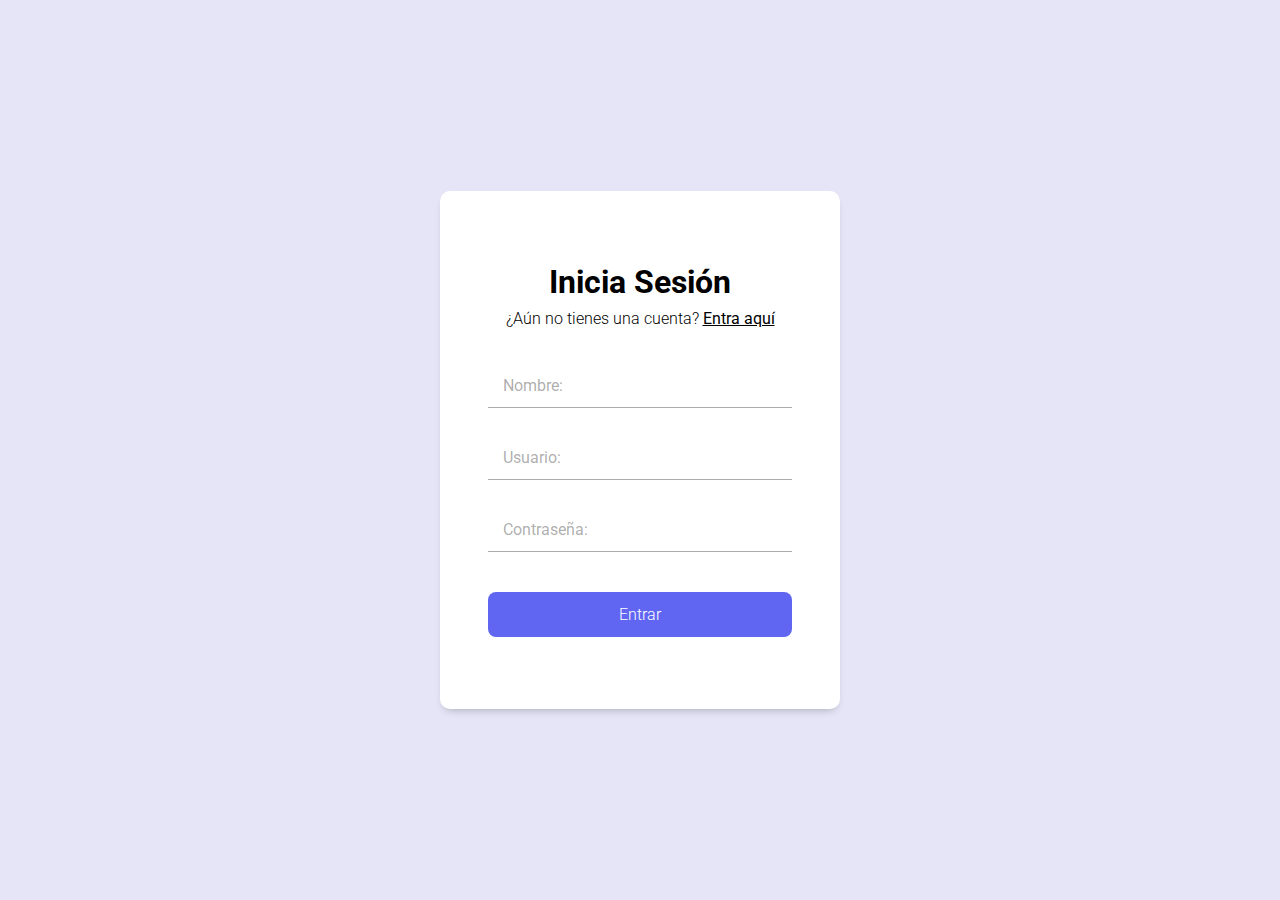
<file: pages/formulario.html>
<!DOCTYPE html>
<html lang="es">

<head>
    <meta charset="UTF-8">
    <meta http-equiv="X-UA-Compatible" content="IE=edge">
    <meta name="viewport" content="width=device-width, initial-scale=1.0">
    <link rel="stylesheet" href="../css/formulario.css">
    <title>FORMULARIO ANIMADO CSS</title>
</head>

<body>

    <form class="form">
        <h2 class="form__title">Inicia Sesión</h2>
        <p class="form__paragraph">¿Aún no tienes una cuenta? <a href="#" class="form__link">Entra aquí</a></p>

        <div class="form__container">
            <div class="form__group">
                <input type="text" id="name" class="form__input" placeholder=" ">
                <label for="name" class="form__label">Nombre:</label>
                <span class="form__line"></span>
            </div>
            <div class="form__group">
                <input type="text" id="user" class="form__input" placeholder=" ">
                <label for="user" class="form__label">Usuario:</label>
                <span class="form__line"></span>
            </div>
            <div class="form__group">
                <input type="text" id="password" class="form__input" placeholder=" ">
                <label for="password" class="form__label">Contraseña:</label>
                <span class="form__line"></span>
            </div>

            <input type="submit" class="form__submit" value="Entrar">
        </div>
    </form>

</body>

</html>
</file>
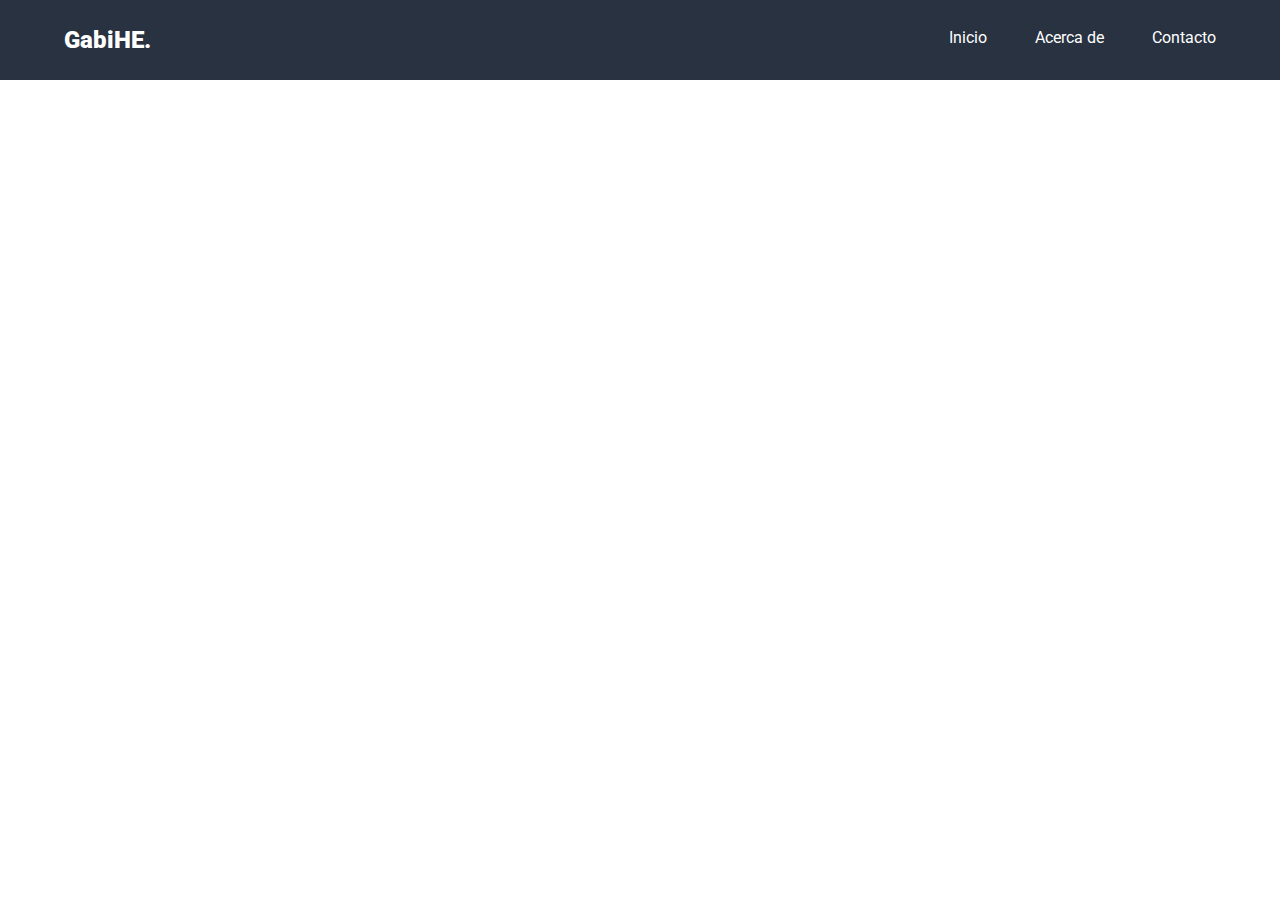
<file: pages/menu-animado.html>
<!DOCTYPE html>
<html lang="es">

<head>
    <meta charset="UTF-8">
    <meta http-equiv="X-UA-Compatible" content="IE=edge">
    <meta name="viewport" content="width=device-width, initial-scale=1.0">
    <link rel="stylesheet" href="../css/menu-animado.css">
    <title>Menú animado CSS</title>
</head>

<body>

    <nav class="nav">
        <div class="nav__container">

            <h1 class="nav__logo">GabiHE.</h1>

            <!-- icono de menu inicio -->
            <label for="menu" class="nav__label">
                <img src="../assets/menu.svg" alt="Icono de menu" class="nav__img">
            </label>
            <input type="checkbox" id="menu" class="nav__input">
            <!-- icono de menu fin -->
            <!-- EXPLICACION: cuando activemos o toquemos el icono el estado checked(es una pseudoclase) se activara, y a partir de eso cambiaremos los estilos del menu -->

            <div class="nav__menu">
                <a href="#" class="nav__item">Inicio</a>
                <a href="#" class="nav__item">Acerca de</a>
                <a href="#" class="nav__item">Contacto</a>
            </div>
        </div>
    </nav>

</body>

</html>
</file>
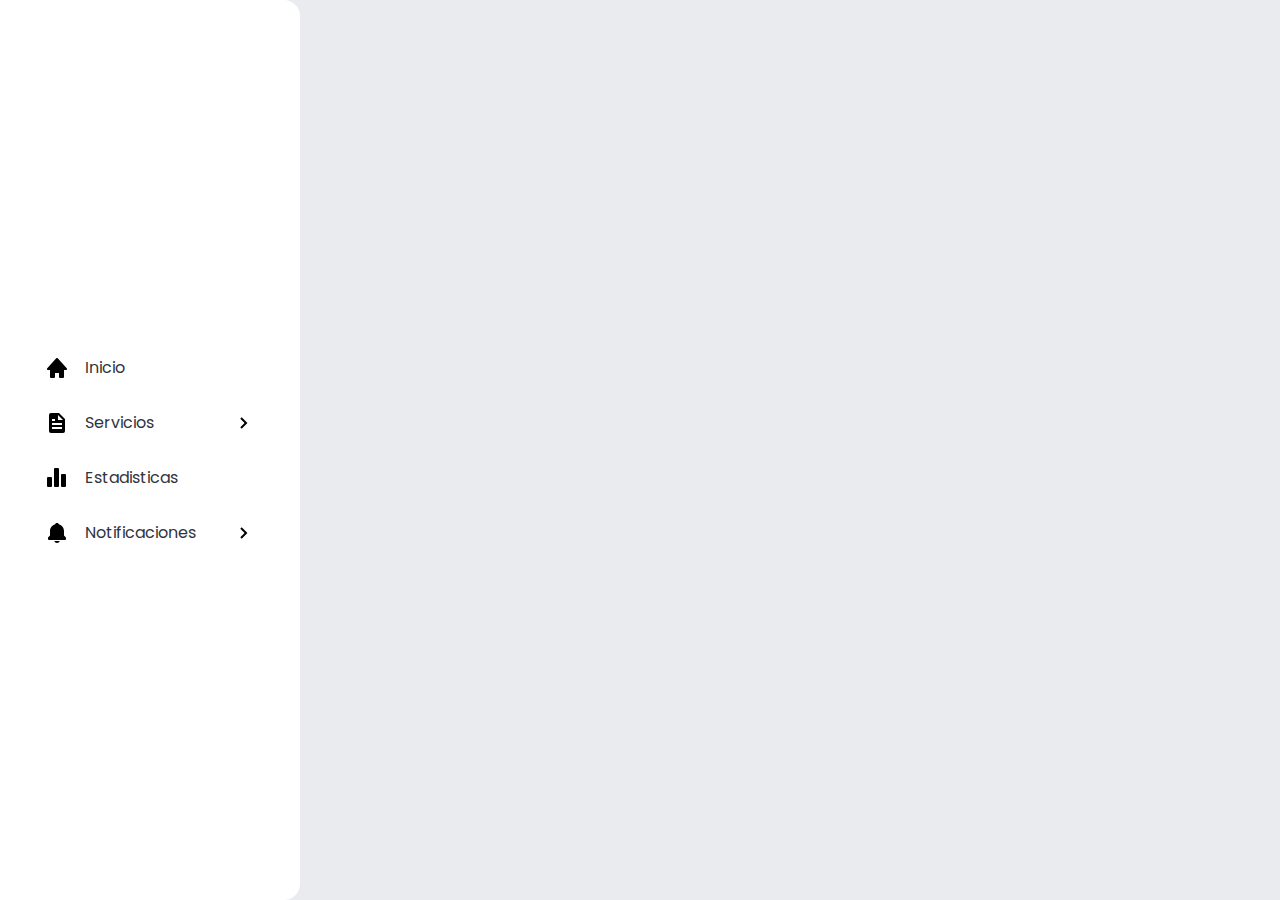
<file: pages/menu.html>
<!DOCTYPE html>
<html lang="es">
<head>
    <meta charset="UTF-8">
    <meta http-equiv="X-UA-Compatible" content="IE=edge">
    <meta name="viewport" content="width=device-width, initial-scale=1.0">
    <link rel="stylesheet" type="text/css" href="../css/menu.css">
    <title>MENU DESPLEGABLE CSS</title>
</head>
<body>
    <nav class="nav">
        <ul class="list">

            <li class="list__item">
                <div class="list__button">
                    <img src="../assets/home.svg" class="list__img" alt="botón de menu">
                    <a href="#" class="nav__link">Inicio</a>
                </div>
            </li>

            <li class="list__item list__item--click">
                <div class="list__button list__button--click"> <!-- aquí hay otro list__button, porque en este caso habra un submenu que se despliegue -->
                    <img src="../assets/docs.svg" class="list__img" alt="boton documentos">
                    <a href="#" class="nav__link">Servicios</a>
                    <img src="../assets/arrow.svg" class="list__arrow" alt="botón flecha"> <!-- la flecha se usa para que todos los elementos que la tengan, tendran dentro un menu, esto hara que el menu tenga submenus-->
                </div>

                <ul class="list__show">
                    <li class="list__inside">
                        <a href="#" class="nav__link nav__link--inside">Estoy dentro</a>
                    </li>
                    <li class="list__inside">
                        <a href="#" class="nav__link nav__link--inside">Estoy dentro</a>
                    </li>
                    <li class="list__inside">
                        <a href="#" class="nav__link nav__link--inside">Estoy dentro</a>
                    </li>
                </ul>
            </li>
            
            <li class="list__item">
                <div class="list__button">
                    <img src="../assets/stats.svg" class="list__img" alt="botón de Estadisticas">
                    <a href="#" class="nav__link">Estadisticas</a>
                </div>
            </li>

            <li class="list__item list__item--click">
                <div class="list__button list__button--click">
                    <img src="../assets/bell.svg" class="list__img" alt="boton documentos">
                    <a href="#" class="nav__link">Notificaciones</a>
                    <img src="../assets/arrow.svg" class="list__arrow" alt="botón flecha">
                </div>

                <ul class="list__show">
                    <li class="list__inside">
                        <a href="#" class="nav__link nav__link--inside">Estoy dentro</a>
                    </li>
                    <li class="list__inside">
                        <a href="#" class="nav__link nav__link--inside">Estoy dentro</a>
                    </li>
                    <li class="list__inside">
                        <a href="#" class="nav__link nav__link--inside">Estoy dentro</a>
                    </li>

                    <li class="list__item">
                        <div class="list__button">
                            <img src="../assets/message.svg" class="list__img" alt="botón de Estadisticas">
                            <a href="#" class="nav__link">Contacto</a>
                        </div>
                    </li>

                </ul>
            </li>
            


            
            
        </ul>
    </nav>



    <script src="../scripts/menu.js"></script>
</body>
</html>
</file>
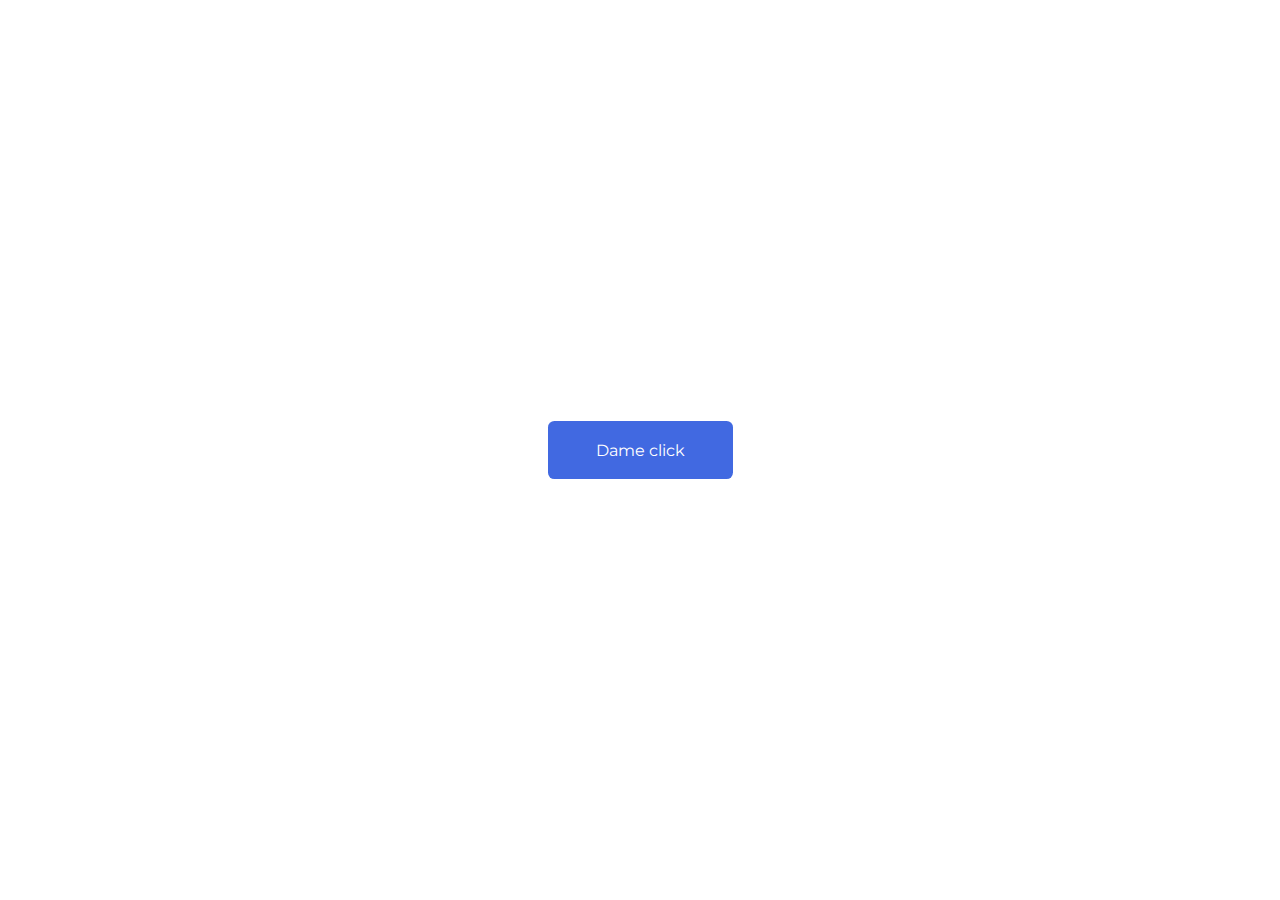
<file: pages/modal.html>
<!DOCTYPE html>
<html lang="es">
<head>
    <meta charset="UTF-8">
    <meta http-equiv="X-UA-Compatible" content="IE=edge">
    <meta name="viewport" content="width=device-width, initial-scale=1.0">
    <title>Modal CSS</title>
    <link rel="stylesheet" href="../css/modal.css">
</head>
<body>
    
    <header id="header" class="header"> <!-- creamos la etiqueta header para definir la parte principal de nuestra página -->
        <a href="#modal" class="cta">Dame click</a> <!-- cuando alguien de click a este elemento quiero que referencia al elemento con el id modal -->
    </header>

    <section id="modal" class="modal">
        <div class="modal__container"> <!-- moldal__container sera el contenedor de todo el contenido modal, valga la redundancia -->
            <figure class="modal__picture"> <!-- dentro de la etiqueta figure ira una imagen -->
                <img src="../img/ilustration2.svg" class="modal__img" alt="Ilustración"> <!-- aquí ira una ilustración -->
            </figure>

            <h2 class="modal__title">¡Good Job!
                <span class="modal__title modal__title--bold">Gabi</span> <!-- esto es para que se vea en negrita -->
            </h2>

            <p class="modal__paragraph">Lorem ipsum dolor sit amet consectetur adipisicing elit. Nisi, nesciunt! Iure sequi odit natus nihil alias voluptatum numquam nemo totam!</p> <!-- parrafo de modal -->

            <a href="#header" class="modal__close">Estoy de acuerdo</a> <!-- este elemento cerrará el modal, asi que vamo a referenciar este elemento con el id #header -->
        </div>
    </section>

</body>
</html>
</file>
<file: css/formulario.css>
@import url('https://fonts.googleapis.com/css2?family=Roboto:wght@300;400;700&display=swap');

* {
    margin: 0;
    padding: 0;
    box-sizing: border-box;
}

body {
    font-family: 'Roboto', sans-serif;
    background-color: #e5e5f7;
    background-image: radial-gradient(#009975 0.5px, transparent 0.5px), radial-gradient(#009975 0.5px, #e5e5f7 0.5px);
    background-size: 20px 20px;
    background-position: 0 0, 10px 10px;
    display: flex;
    min-height: 100vh;
}

.form {
    background-color: #fff;
    margin: auto; /* Esto centra vertical y horizontalmente al formulario gracias a FLEXBOX(display:flex) */
    width: 90%;
    max-width: 400px; /* Esto hara que ocupe el 90%, pero que este 90% no sea mayor a 400px */
    padding: 4.5em 3em;
    border-radius: 10px;
    box-shadow: 0 5px 10px -5px rgb(0 0 0 / 30%); /* Esta es una nueva manera de agregar colores en css, sin comas y para agregar una transparencia se pone una "/" y el porcentaje de tranparencia */
    text-align: center; /* esto es para centrar a todos los elemento del formulario */
    
}

.form__title {
    font-size: 2rem;
    margin-bottom: .5rem;
}

.form__paragraph {
    font-weight: 300;
}

.form__link {
    font-weight: 400;
    color: #000;
}

.form__container {
    margin-top: 3em;
    display: grid;
    gap: 2.5em;
}

.form__group {
    position: relative;
    --color: #5757577e; /* es un "custom color" una variable w3 schools tiene info, facil de entender */
}

.form__input {
    width: 100%;
    background: none;
    color: #706e6e;
    padding: .6em .3em;
    border: none;
    outline: none; /* quita el border que aparce cuando hacemos click en el input */
    border-bottom: 1px solid var(--color); /* "var(--nombredevariable)" es la forma de usar la variable */
    font-family: 'Roboto', sans-serif;
}

/* esto para que el color de la letra se muestre mas oscuro cuando no este el place holder */
.form__input:not(:placeholder-shown) {
    color: #4d4646;
}

/* Para subir los labels haremos uso de la pseudo clase focus y del selector adyacente usando "+", esto hara aplicarse los primeras condiciones "form__inputo:focus" se aplicaran los cambios sobre "form__label". Un problema surge, cuando dejamos de hacer focus en el input y es que el label toma su lugar original y no se ve para nada estetico, por eso tambien usamos "form__input:not(:placeholder-shown)" la logica seria esta, cuando el place holder no se muestre quiero que se apliquen los cambios en el "form__label" --mas info en el min 11:50 del video(al la fecha que haces esto entendiste la explicación del chico)-- */

.form__input:focus + .form__label,
.form__input:not(:placeholder-shown) + .form__label {
    transform: translateY(-12px) scale(.7);
    transform-origin: left top; /* transform-origin se usa para que el label se pegue a la izquierda arriba */
    color: #3866f2;
}

.form__label {
    color: var(--color);
    cursor: pointer; /* cambia el cursor del mause en la manito con el dedo indice */
    position: absolute;
    top: 0;
    left: 5px;
    transform: translateX(10px); /* Esto bajara más los labels */
    transition: .5s, color .3s;
}

.form__submit {
    background-color: #6066f2;
    color: #fff;
    font-family: 'Roboto', sans-serif;
    font-weight: 300;
    font-size: 1rem;
    padding: .8em 0;
    border: none;
    border-radius: .5em;
}

/* linea del input */
.form__line {
    position: absolute;
    bottom: 0;
    left: 0;
    width: 100%;
    height: 1px;
    background-color: #3866f2;
    transform: scale(0); /* para ocultar la linea */
    transform: left bottom; /* para que el efecto empieze a la izquierda abajo */
    transition: transform .4s; /* para que la pripiedad transform tarde .4s en hacer lo que hace */
}

/* la logica aquí es que cuando hagamos focus en un input o cuando placeholder no se muestre queremos que su hermano form__line se vea afectado, esto no sera con el selector de hermanos adyacentes (+) sino con la virguilla (~) de la manera que se ve a continuación, que es el selector de hermanos */
.form__input:focus ~ .form__line,
.form__input:not(:placeholder-shown) ~ .form__line {
    transform: scale(1);   /* para que se muestre la linea */
}

/* ACLARACION!! gracias a ponerle a la clase form un max-width de 400px y un width de 900px permite que el formulario sea adaptable es decir responsive*/
@media (max-width:425px) {
    .form__title{
        font-size: 1.8rem;
    }
}
</file>
<file: css/menu-animado.css>
@import url('https://fonts.googleapis.com/css2?family=Roboto:wght@300;400;900&display=swap');

* {
    margin: 0;
    padding: 0;
    box-sizing: border-box;
}

body {
    font-family: 'Roboto', sans-serif;
}

.nav {
    background: #293241;
    height: 80px;
    color: #fff; /* con esto le decimos que todos los elementos que esten dentro del nav tengan un color blanco */
}


/* conatenedor de enlaces y logo */

.nav__container {
    display: flex; /* display: flex para que ponga los elementos en una misma linea */
    height: 100%;
    width: 90%;
    margin: 0 auto; /* margin: 0 auto; para centrar el contenido */
    justify-content: space-between; /* para poner los elementos hacia las esquinas */
    align-items: center; /* para centrarlo verticalmente */
}

/* logo */
.nav__logo {
    font-size: 1.5em;
    font-weight: 900;
}

/* contenedor de los enlaces */
.nav__menu {
    display: grid;  /* solo asi se pondrian uno debajo del otro */
    grid-auto-flow: column; /* con esto se ponen uno al lado del otro */
    gap: 3em; /* con esto se les da un espaciado de 3 em */
}

/* enlaces */
.nav__item {
    color: #fff;
    text-decoration: none;
    /* variable para que desaparezca el efecto */
    --clyppy: polygon(0 0, 0 0, 0 100%, 0% 100%);
}

/* para crear un efecto en los enlaces, cuando pasemos el mouse se creara un border*/
.nav__item::after {
    content: ""; /* asi se le da un contenido vacío */
    display: block;
    background: #fff;
    width: 100%;
    margin-top: 3px; /* para que se separe del elemento */
    /* hasta aquí no se veria nada porque le falta un height */
    height: 3px;

    /* ahora como haremos que desaparezca este efecto? Bueno, lo haremos usando clip-path (lo haremos utilizando un generador de clip-path llamado "clippy css").
    Usaremos la figura de un trapezoide, en donde pondremos los 4 puntos del poligono en la esquina superior izquierda y los otros dos en la esquina inferior izquierda, creando asi un recorte invisible (esto hara que desaparezca el elemento) */
    clip-path: var(--clyppy);
    transition: clip-path .3s;
}

/* Con esto ya el efecto desaparecio pero ahora queremos que se vea, con el mismo generador esta vez moveremos 4 puntos del poligono para que se vea completamente el recorte. */
.nav__item:hover {
    /* camabiamos el valor de la variable con el valor del recorte completo que hicimos en clip-path */
    --clyppy: polygon(0 0, 100% 0, 100% 100%, 0 100%);
}


.nav__input:checked + .nav__menu {
    /* cuando el input con la clase ".nav__input este con la pseudoclase :checked" quiero que su hermano adyacente que es .nav__menu sufra los siguientes cambios */
    background: tomato;
}

/* label e input */
.nav__label, .nav__input {
    /* como momentaneamente no necesitamos el label(icono de menu) y el input los eliminamos con display:none */
    display: none;
}

/* ----------- media query ------------ */
@media (max-width: 700px) {
    /* 2 ACLARACIONES 
    1. Recorda que cuando tocamos el icono de menu, va a aparecer el menu. Y que cuando hagas click en ese icono el input checker pasa a la pseudo clase checker, pero para que esto pase debes tener el label con for que referencie a menu ' for="menu" ' y "menu debe ser el ide del input <input id="menu"> "
    2. Input debe ser el hermano adyacente de el elemento <div class="nav__menu">... </div> (debe estar literalmente antes de ese elemento) de no ser así no funcionara, debe ser exactamente el hermano adyacente (es decir, despues de input debe seguir este elemento <div class="nav__menu">... </div>). */

    .nav__label {
        display: block; /* display block para que se muestre */
        cursor: pointer; /* para que aparezca el cursor cuando pasamos el mouse por ese elemento */
    }

    .nav__menu {
        position: fixed; /* para sacarlo del flujo */
        top: 80px;
        bottom: 0;
        /* el top:80px; y el bottom:0; es para que a partir de los 80px ocupe todo el alto */
        background: #f08080;
        width: 100%;
        left: 0;
        display: flex;
        justify-content: space-evenly;
        flex-direction: column;
        align-items: center;

        /* con esto desparecemos el menu, haciendo un recorte invisible con la propiedad clip-path(no ayudamos de clippy css) */
        clip-path: circle(0 at center);
        transition: clip-path 1s ease-in-out;
    }

    .nav__input:checked + .nav__menu {
        /* explicacion: cuando el input este en pseudoclase checked, es decir cuando presionemos el boton/icono de menu su hermano adyacente, esto es, el elemento que tiene la clase .nav__menu sufrira los siguiente cambios.
        NO OLVIDAR que esto ocurre también gracias el selector de hermano adyacente que es el signo de "+" */
        clip-path: circle(100% at center);
    }

    /* RE-ACLARACION: Para que esto pase debes tener el label con for que referencie a menu ' for="menu" ' y "menu debe ser el id del input como se ve a continuacion <input id="menu"> ".
    Una cez que hayas hecho click en el icono se activara la pseudoclase checked del input-checkbox, lo que nos permite lograr que se vizualise el menu, y gracias a la propiedad clip-path que lo haga de forma circular, y a la propiedad transition: para que tarde cierto tiempo y nuestro ojo lo pueda reconocer */

    
}
</file>
<file: css/menu.css>
@import url('https://fonts.googleapis.com/css2?family=Poppins:wght@300;400&display=swap');

*{
    margin: 0;
    padding: 0;
    box-sizing: border-box;
}

body {
    background-color: #EAEBEF;
    font-family: 'Poppins', sans-serif;
}

/* el nav no va a ser responsive, pero nosotros podemos hacer por nuestra cuenta */
.nav {
    width: 300px;
}

.nav__link {
    /* para modificar los enlaces */
    color: #303440;
    display: block;
    padding: 15px 0;
    text-decoration: none;
}

.nav__link--inside {
    border-radius: 6px;
    padding-left: 20px;
    text-align: left; /* para mandar a los enlaces que estan dentro del sub-menu a la izquierda */
}

.nav__link--inside:hover {
    /* se veran los cambios cuando pasemos el mouse al elemento nav__link--inside (que son los enlaces que estan en el submenu) */
    background: #F6F8FA;
}

.list {
    width: 100%;
    height: 100vh;
    display: flex;
    justify-content: center;
    flex-direction: column;
    border-radius: 0 16px 16px 0;
    background: #fff;
}

.list__item  {
    list-style: none;
    width: 100%;
    text-align: center;
    overflow: hidden;
}

.list__item--click {
    cursor: pointer; 
    /* para que cambiel el cursor cuando lo pasemos por el menu */
}

.list__button {
    display: flex;
    align-items: center;
    gap: 1em;
    width: 70%;
    margin: 0 auto;  /* para centrar horizontalmente el contenedor de los iconos y los enlaces */
}

.arrow .list__arrow {
    /* la logica aqui seria que cuando el elemento list__button--click tenga la clse arrow, tenga o sufra los siguientes cambios */
    transform: rotate(90deg);
}

.list__arrow {
    margin-left: auto; /* para pasar hacia la derecha el icono de arrow.svg -ES UN TRUCO DE FLEXBOX- */
    transition: trasform .3s; /* esta transition se lo dimos, lugo de agregar la propiedad transform rotate (90deg) */
    /* gracias a estos cambios con el ".arrow .list__arrow" y ".list__arrow" la flecha rota hacia abajo cuando hacemos click (esto acompañado de javascript)  */
}

.list__show {
    /* es el elemento que se va a mostrar y desaparecer */
    width: 80%;
    margin-left: auto; /* con esto se manda el contenedor hacia la derecha */
    border-left: 2px solid #303440;
    list-style: none;
    transition: height .4s;
    height: 0;  /* es para que el height no exista, pero si lo usamos sin antes poner el overflow hiden a la clase list__item, entonces se rompe. Te invito a inspeccionar y ver que pasa */

}
</file>
<file: css/modal.css>
@import url('https://fonts.googleapis.com/css2?family=Montserrat:wght@300;400;500;700&display=swap');

*{
    margin: 0;
    padding: 0;
    box-sizing: border-box;
}

body {
    font-family: 'Montserrat', sans-serif;
}

.header {
    display: flex;
    height: 100vh;
    width: 100%;
}

/* cta es el boton */
.cta {
    margin: auto; /* como tenemos flexbox se va centrar vertical y horizontalmente */
    background-color: royalblue;
    color: #fff;
    text-decoration: none;
    padding: 1.2em 3em;
    border-radius: .4em;
}

/* ahora modificaremos el modal, porque queremos que salga del flujo (que se deje de ver en la página) */

.modal {
    position: fixed;
    top: 0;
    bottom: 0;
    left: 0;
    right: 0;
    /* dandole todas esta posiciones "top,bottom,left,right" hacemos que su ancho y alto ocupe el 100% */
    background-color: #333;
    display: flex;
    /* le damos display flex, para que su hijo madal__container pueda ser centrado hacia los lados con el "margin: auto" */

    /* ANIMCACION CON CUSTOM PROPERTIES */
    --opacity: 0;
    --pointer: none;

    opacity: var(--opacity); /* el modal sigue solo que lo hicimos transparente y no se ve, por eso no se puede apretar el boton */
    pointer-events: var(--pointer); 
    /* con esto estamos haciendo que el modal no sea reconocido por el puntero/cursor del mouse, por ende ahora si podemos hacer click al botón */
    transition: opacity .5s; /* agregamos una transition que afecte a la opacidad  */
}

.modal:target {
    /* cuando modal tenga la pseudoclase target se aplicaran los siguientes cambios, (la tendra cuando hagamos click en el boton) */
    --opacity: 1;
    --pointer: unset;
}

/* contenedor del modal */
.modal__container  {
    margin: auto;
    background-color: #fff;
    width: 90%; /* para que tenga un ancho del 90% */
    max-width: 600px; /* que tenga un ancho maximo de 600px */
    max-height: 90%;
    overflow-y: auto;
    text-align: center;
    padding: 2.5em 1.5em;
    border-radius: 1em;
}

.modal:target .modal__container {
    /* explicación: cuando modal este en la clase target (es decir cuando se esta mostrando) se le aplicaran los siguientes cambios */
    animation: show 1s .5s backwards; 
    /* el .5s backwards es para que tenga los estilos del 0% por esos .5s */
}

@keyframes show {
    0% {
        transform: translateY(-150vh); /* esto hara que el elemento empiece mucho mas arriba de lo visible del navegador */
    }

    /* 100% {
        transform: translateY(0) 
    } 
    podria hacerlo de la manera en que se ve para que termine en su posiciön original, pero si omitimos esto, es decir si omitimos el 100% en un key frame su 100% se toma como su valor original, que por defecto es un transform: translateY(0); */
}

/* contenedor de la ilustración */
.modal__picture {
    width: 90%; 
    margin: 0 auto; /* para centra horizontalmente */
    max-width: 400px; /* el width sera siempre de 90% siempre y cuando no sea mayor a 400px */
    margin-bottom: 2em;
}

/* explicación: cuando modal este en target, su hijo modal picture que es el contenedor de la ilustración, tenga o sufra los siguientes cambios */
.modal:target .modal__picture {
    animation: scale .5s 1.5s backwards;  /* la animacion durara .5s, y espera de delay 1.5s (elegimos 1.5s porque es lo que tarda en completarse la animación show)*/
    /* backwards se usa para que conserve sus propiedades del 0% en este caso seria un scale(0) MIRA EL KEYFRAME */
}

/* ANIMACION (que la imagen desaparezca) */
@keyframes scale {
    0% {
        transform: scale(0);
    }
}

/* ilustración del modal */
.modal__img {
    width: 100%;
    display: block;
}

/* titulo del modal */
.modal__title {
    font-size: 2.5rem;
    font-weight: 500;
}

/* titulo bold modal */
.modal__title--bold {
    font-weight: 700;
}

/* parrafo modal */
.modal__paragraph {
    margin-top: 1em; /* para separar al titulo del parrafo  */
    margin-bottom: 1em; 
    line-height: 1.5; /* line-height de 1.5 para que sea mas alto el tamaño de linea */
}

/* boron */
.modal__close {
    display:inline-block;  /* le ponemos este display inline-block porque sino no ablica el margin-bottom de modal paragraph y si se lo sacamos se sobre pone */
    border: 1px solid ; 
    /* no tiene color porque toma por defecto el "color: #333;"   */
    padding: 1em 2em;
    text-decoration: none;
    font-weight: 700;
    color: #333;
    border-radius: .4em;
}

@media (max-width: 600px) {
    .modal__title {
        font-size: 1.7rem;
    }
}
</file>
